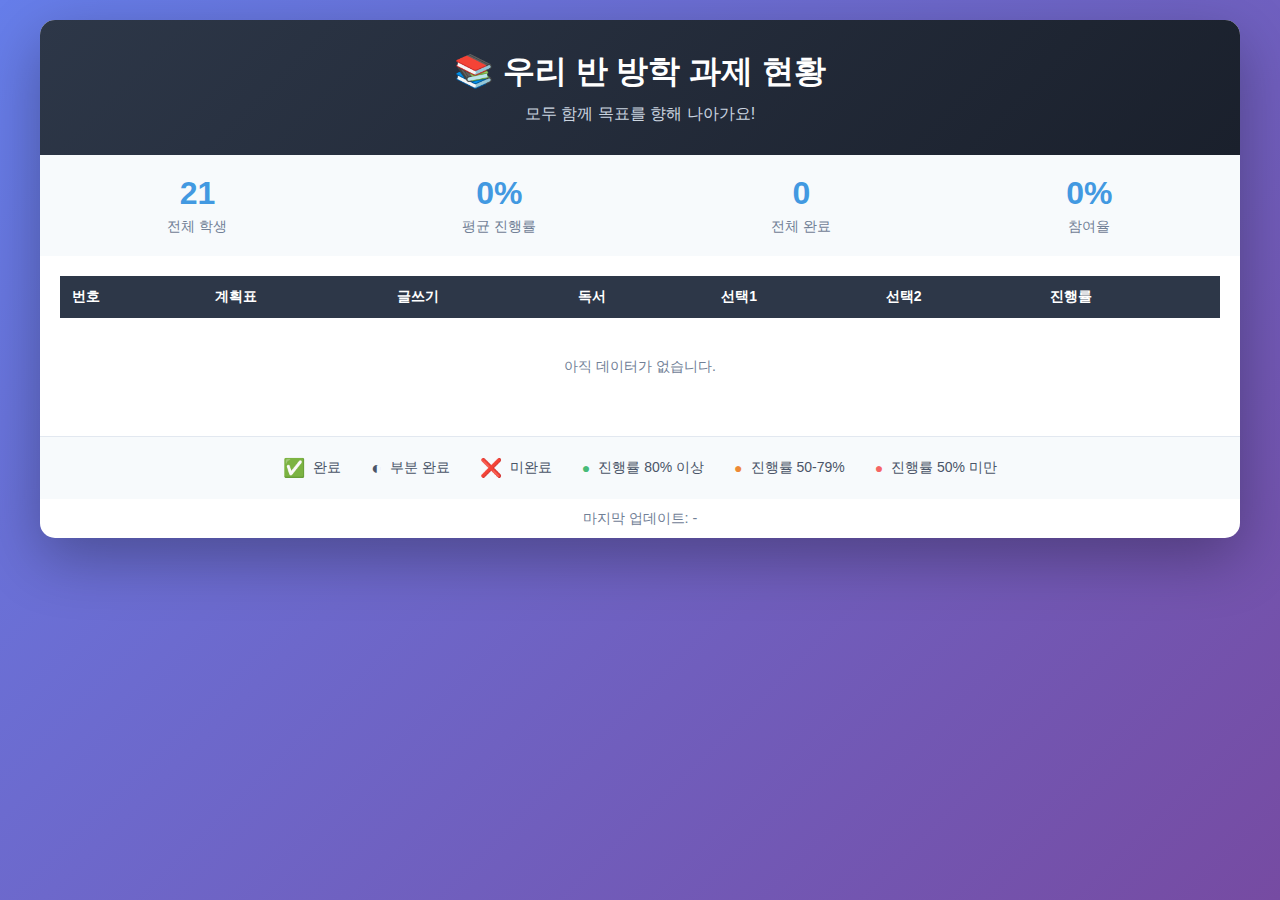
<file: index.html>
<!DOCTYPE html>
<html lang="ko">
<head>
    <meta charset="UTF-8">
    <meta name="viewport" content="width=device-width, initial-scale=1.0">
    <title>방학 과제 현황</title>
    <style>
        * {
            margin: 0;
            padding: 0;
            box-sizing: border-box;
        }

        body {
            font-family: 'Pretendard', -apple-system, sans-serif;
            background: linear-gradient(135deg, #667eea 0%, #764ba2 100%);
            min-height: 100vh;
            padding: 20px;
        }

        .container {
            max-width: 1200px;
            margin: 0 auto;
            background: white;
            border-radius: 15px;
            box-shadow: 0 20px 60px rgba(0, 0, 0, 0.3);
            overflow: hidden;
        }

        .header {
            background: linear-gradient(135deg, #2d3748 0%, #1a202c 100%);
            color: white;
            padding: 30px;
            text-align: center;
        }

        .header h1 {
            font-size: 2em;
            margin-bottom: 10px;
        }

        .subtitle {
            color: #cbd5e0;
            font-size: 1em;
        }

        .info-bar {
            background: #f7fafc;
            padding: 20px;
            display: flex;
            justify-content: space-around;
            flex-wrap: wrap;
            gap: 20px;
        }

        .info-item {
            text-align: center;
        }

        .info-number {
            font-size: 2em;
            font-weight: bold;
            color: #4299e1;
        }

        .info-label {
            color: #718096;
            font-size: 0.9em;
            margin-top: 5px;
        }

        .table-container {
            padding: 20px;
            overflow-x: auto;
        }

        table {
            width: 100%;
            border-collapse: collapse;
            background: white;
        }

        thead {
            background: #2d3748;
            color: white;
        }

        th {
            padding: 12px;
            text-align: left;
            font-weight: 600;
            font-size: 14px;
        }

        td {
            padding: 12px;
            border-bottom: 1px solid #e2e8f0;
            font-size: 14px;
        }

        tbody tr:hover {
            background: #f7fafc;
        }

        tbody tr:last-child td {
            border-bottom: none;
        }

        .status-icon {
            font-size: 18px;
        }

        .progress-high {
            color: #48bb78;
            font-weight: bold;
        }

        .progress-medium {
            color: #ed8936;
            font-weight: bold;
        }

        .progress-low {
            color: #f56565;
            font-weight: bold;
        }

        .legend {
            padding: 20px;
            background: #f7fafc;
            border-top: 1px solid #e2e8f0;
            display: flex;
            justify-content: center;
            gap: 30px;
            flex-wrap: wrap;
        }

        .legend-item {
            display: flex;
            align-items: center;
            gap: 8px;
            color: #4a5568;
            font-size: 14px;
        }

        .refresh-info {
            text-align: center;
            padding: 10px;
            color: #718096;
            font-size: 0.9em;
        }

        @media (max-width: 768px) {
            .container {
                border-radius: 0;
            }
            
            .header h1 {
                font-size: 1.5em;
            }
            
            .info-bar {
                padding: 15px;
            }
            
            .info-number {
                font-size: 1.5em;
            }
            
            table {
                font-size: 12px;
            }
            
            th, td {
                padding: 8px;
            }
        }
    </style>
</head>
<body>
    <div class="container">
        <header class="header">
            <h1>📚 우리 반 방학 과제 현황</h1>
            <p class="subtitle">모두 함께 목표를 향해 나아가요!</p>
        </header>

        <div class="info-bar" id="infoBar">
            <div class="info-item">
                <div class="info-number" id="totalStudents">21</div>
                <div class="info-label">전체 학생</div>
            </div>
            <div class="info-item">
                <div class="info-number" id="avgProgress">0%</div>
                <div class="info-label">평균 진행률</div>
            </div>
            <div class="info-item">
                <div class="info-number" id="completedCount">0</div>
                <div class="info-label">전체 완료</div>
            </div>
            <div class="info-item">
                <div class="info-number" id="participationRate">0%</div>
                <div class="info-label">참여율</div>
            </div>
        </div>

        <div class="table-container">
            <table>
                <thead>
                    <tr>
                        <th>번호</th>
                        <th>계획표</th>
                        <th>글쓰기</th>
                        <th>독서</th>
                        <th>선택1</th>
                        <th>선택2</th>
                        <th>진행률</th>
                    </tr>
                </thead>
                <tbody id="statusTableBody">
                    <!-- 데이터가 여기 들어갑니다 -->
                </tbody>
            </table>
        </div>

        <div class="legend">
            <div class="legend-item">
                <span class="status-icon">✅</span>
                <span>완료</span>
            </div>
            <div class="legend-item">
                <span class="status-icon">◐</span>
                <span>부분 완료</span>
            </div>
            <div class="legend-item">
                <span class="status-icon">❌</span>
                <span>미완료</span>
            </div>
            <div class="legend-item">
                <span style="color: #48bb78;">●</span>
                <span>진행률 80% 이상</span>
            </div>
            <div class="legend-item">
                <span style="color: #ed8936;">●</span>
                <span>진행률 50-79%</span>
            </div>
            <div class="legend-item">
                <span style="color: #f56565;">●</span>
                <span>진행률 50% 미만</span>
            </div>
        </div>

        <div class="refresh-info">
            <p id="lastUpdated">마지막 업데이트: -</p>
        </div>
    </div>

    <script>
        // 학생 번호 목록
        const STUDENT_NUMBERS = [1,2,3,4,5,6,7,8,9,10,11,12,13,51,52,53,54,55,56,57,58];
        
        // 페이지 로드시 데이터 불러오기
        document.addEventListener('DOMContentLoaded', () => {
            loadPublicData();
            // 10초마다 자동 새로고침 (선택사항)
            setInterval(loadPublicData, 10000);
        });

        function loadPublicData() {
            // localStorage에서 데이터 가져오기
            const saved = localStorage.getItem('studentsData');
            if (!saved) {
                showEmptyState();
                return;
            }

            const studentsData = JSON.parse(saved);
            displayPublicStatus(studentsData);
            updateStatistics(studentsData);
            updateLastUpdatedTime();
        }

        function displayPublicStatus(studentsData) {
            const tbody = document.getElementById('statusTableBody');
            tbody.innerHTML = '';

            let totalProgress = 0;
            let completedCount = 0;
            let participatingCount = 0;

            STUDENT_NUMBERS.forEach(num => {
                const data = studentsData[num] || {};
                const row = createPublicRow(num, data);
                tbody.appendChild(row);

                // 통계 계산
                const progress = calculateProgress(data);
                totalProgress += progress;
                if (progress === 100) completedCount++;
                if (progress > 0) participatingCount++;
            });

            // 정보 바 업데이트
            document.getElementById('avgProgress').textContent = 
                Math.round(totalProgress / 21) + '%';
            document.getElementById('completedCount').textContent = completedCount + '명';
            document.getElementById('participationRate').textContent = 
                Math.round((participatingCount / 21) * 100) + '%';
        }

        function createPublicRow(number, data) {
            const row = document.createElement('tr');
            
            // 진행률 계산
            const progress = calculateProgress(data);
            const progressClass = progress >= 80 ? 'progress-high' : 
                                progress >= 50 ? 'progress-medium' : 'progress-low';

            // 계획표 상태 (별점 제외)
            let planStatus = '';
            if (data.plan1 && data.plan2) {
                planStatus = '✅';
            } else if (data.plan1 || data.plan2) {
                planStatus = '◐';
            } else {
                planStatus = '❌';
            }

            row.innerHTML = `
                <td style="text-align: center;"><strong>${number}</strong></td>
                <td style="text-align: center;">${planStatus}</td>
                <td style="text-align: center;">${data.writing ? '✅' : '❌'}</td>
                <td style="text-align: center;">${data.reading ? '✅' : '❌'}</td>
                <td style="text-align: center;">${data.optional1Choice ? '✅' : '❌'}</td>
                <td style="text-align: center;">${data.optional2Choice ? '✅' : '❌'}</td>
                <td style="text-align: center;" class="${progressClass}">${progress}%</td>
            `;

            return row;
        }

        function calculateProgress(data) {
            if (!data || Object.keys(data).length === 0) return 0;
            
            let completed = 0;
            if (data.plan1 && data.plan2) completed++;
            if (data.writing) completed++;
            if (data.reading) completed++;
            if (data.optional1Choice) completed++;
            if (data.optional2Choice) completed++;
            
            return Math.round((completed / 5) * 100);
        }

        function updateStatistics(studentsData) {
            // 통계는 displayPublicStatus에서 처리
        }

        function updateLastUpdatedTime() {
            const now = new Date();
            const timeString = now.toLocaleString('ko-KR', {
                year: 'numeric',
                month: '2-digit',
                day: '2-digit',
                hour: '2-digit',
                minute: '2-digit'
            });
            document.getElementById('lastUpdated').textContent = 
                `마지막 업데이트: ${timeString}`;
        }

        function showEmptyState() {
            const tbody = document.getElementById('statusTableBody');
            tbody.innerHTML = `
                <tr>
                    <td colspan="7" style="text-align: center; padding: 40px; color: #718096;">
                        아직 데이터가 없습니다.
                    </td>
                </tr>
            `;
        }
    </script>
</body>
</html>
</file>
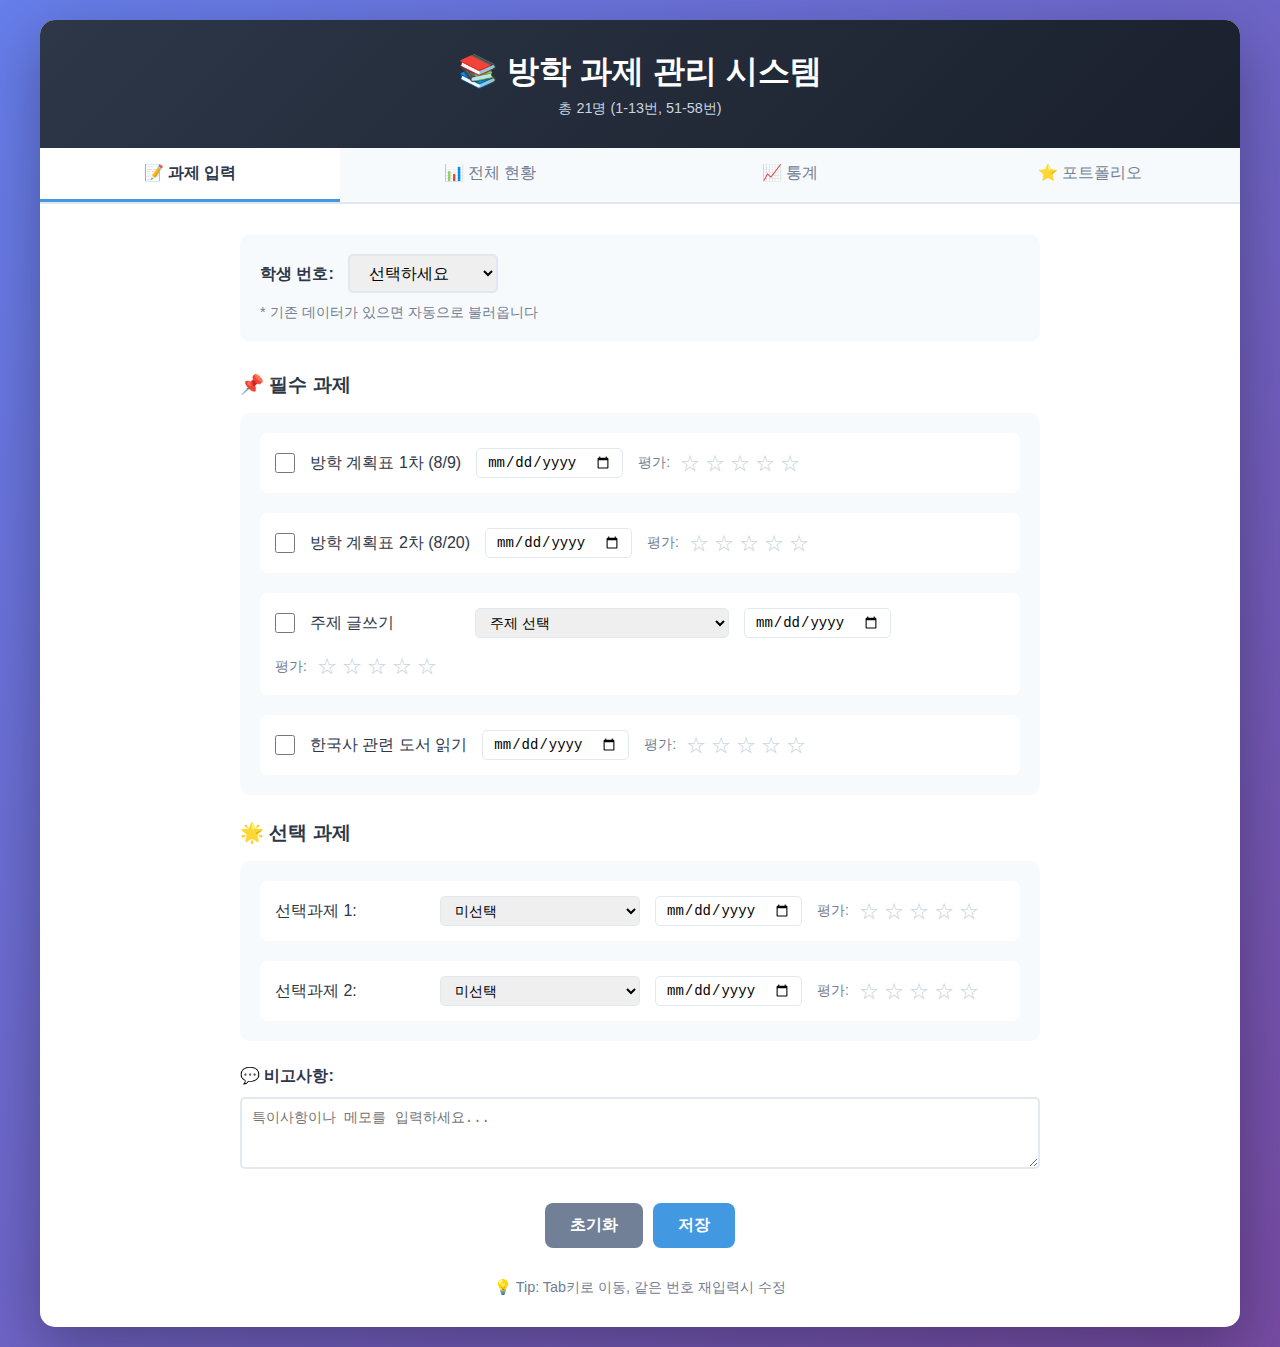
<file: index_old.html.html>
<!DOCTYPE html>
<html lang="ko">
<head>
    <meta charset="UTF-8">
    <meta name="viewport" content="width=device-width, initial-scale=1.0">
    <title>방학 과제 관리 시스템</title>
    <link rel="stylesheet" href="style.css">
</head>
<body>
    <div class="container">
        <!-- 헤더 -->
        <header class="header">
            <h1>📚 방학 과제 관리 시스템</h1>
            <p class="subtitle">총 21명 (1-13번, 51-58번)</p>
        </header>

        <!-- 탭 메뉴 -->
        <nav class="tabs">
            <button class="tab active" onclick="switchTab('input')">📝 과제 입력</button>
            <button class="tab" onclick="switchTab('status')">📊 전체 현황</button>
            <button class="tab" onclick="switchTab('stats')">📈 통계</button>
            <button class="tab" onclick="switchTab('portfolio')">⭐ 포트폴리오</button>
        </nav>

        <!-- 메시지 표시 영역 -->
        <div id="message" class="message"></div>

        <!-- 1. 과제 입력 탭 -->
        <div id="input-tab" class="tab-content active">
            <div class="input-section">
                <div class="student-select">
                    <label for="studentNumber">학생 번호:</label>
                    <select id="studentNumber">
                        <option value="">선택하세요</option>
                        <option value="1">1번</option>
                        <option value="2">2번</option>
                        <option value="3">3번</option>
                        <option value="4">4번</option>
                        <option value="5">5번</option>
                        <option value="6">6번</option>
                        <option value="7">7번</option>
                        <option value="8">8번</option>
                        <option value="9">9번</option>
                        <option value="10">10번</option>
                        <option value="11">11번</option>
                        <option value="12">12번</option>
                        <option value="13">13번</option>
                        <option value="51">51번</option>
                        <option value="52">52번</option>
                        <option value="53">53번</option>
                        <option value="54">54번</option>
                        <option value="55">55번</option>
                        <option value="56">56번</option>
                        <option value="57">57번</option>
                        <option value="58">58번</option>
                    </select>
                    <span class="hint">* 기존 데이터가 있으면 자동으로 불러옵니다</span>
                </div>

                <h3>📌 필수 과제</h3>
                <div class="task-group">
                    <div class="task-item">
                        <input type="checkbox" id="plan1">
                        <label for="plan1">방학 계획표 1차 (8/9)</label>
                        <input type="date" id="plan1Date" class="date-input">
                        <div class="rating" data-task="plan1">
                            <span>평가:</span>
                            <span class="star" data-value="1">☆</span>
                            <span class="star" data-value="2">☆</span>
                            <span class="star" data-value="3">☆</span>
                            <span class="star" data-value="4">☆</span>
                            <span class="star" data-value="5">☆</span>
                        </div>
                    </div>

                    <div class="task-item">
                        <input type="checkbox" id="plan2">
                        <label for="plan2">방학 계획표 2차 (8/20)</label>
                        <input type="date" id="plan2Date" class="date-input">
                        <div class="rating" data-task="plan2">
                            <span>평가:</span>
                            <span class="star" data-value="1">☆</span>
                            <span class="star" data-value="2">☆</span>
                            <span class="star" data-value="3">☆</span>
                            <span class="star" data-value="4">☆</span>
                            <span class="star" data-value="5">☆</span>
                        </div>
                    </div>

                    <div class="task-item">
                        <input type="checkbox" id="writing">
                        <label for="writing">주제 글쓰기</label>
                        <select id="writingTopic" class="topic-select">
                            <option value="">주제 선택</option>
                            <option value="꿈에서 깼는데 내가 선생님이었다!">꿈에서 깼는데 내가 선생님이었다!</option>
                            <option value="시간을 멈추는 리모컨">시간을 멈추는 리모컨이 생긴다면</option>
                            <option value="물건이 말을 걸어왔다">물건이 나에게 말을 걸어왔다</option>
                            <option value="미래의 나에게서 편지">미래의 나에게서 편지가 도착했다</option>
                            <option value="반려동물과 몸이 바뀌었다">반려동물과 몸이 바뀌었다면</option>
                            <option value="감정 주스">감정 주스를 마시면</option>
                            <option value="하늘을 나는 책가방">하늘을 나는 책가방</option>
                            <option value="내 그림자가 살아간다면">내 그림자가 나 없이 살아간다면</option>
                            <option value="책 속에 들어가">책 속에 들어가 하루를 살아본다면</option>
                        </select>
                        <input type="date" id="writingDate" class="date-input">
                        <div class="rating" data-task="writing">
                            <span>평가:</span>
                            <span class="star" data-value="1">☆</span>
                            <span class="star" data-value="2">☆</span>
                            <span class="star" data-value="3">☆</span>
                            <span class="star" data-value="4">☆</span>
                            <span class="star" data-value="5">☆</span>
                        </div>
                    </div>

                    <div class="task-item">
                        <input type="checkbox" id="reading">
                        <label for="reading">한국사 관련 도서 읽기</label>
                        <input type="date" id="readingDate" class="date-input">
                        <div class="rating" data-task="reading">
                            <span>평가:</span>
                            <span class="star" data-value="1">☆</span>
                            <span class="star" data-value="2">☆</span>
                            <span class="star" data-value="3">☆</span>
                            <span class="star" data-value="4">☆</span>
                            <span class="star" data-value="5">☆</span>
                        </div>
                    </div>
                </div>

                <h3>🌟 선택 과제</h3>
                <div class="task-group">
                    <div class="task-item">
                        <label>선택과제 1:</label>
                        <select id="optional1" class="topic-select">
                            <option value="">미선택</option>
                            <option value="맛있게 먹은 음식들 사진">맛있게 먹은 음식들 사진</option>
                            <option value="내가 만든 요리">내가 만든 요리</option>
                            <option value="길고양이 관찰 일기">길고양이 관찰 일기</option>
                            <option value="우리 동네 예쁜 곳">우리 동네 예쁜 곳</option>
                            <option value="하늘 사진 3장">하늘 사진 3장</option>
                            <option value="창밖 풍경 변화">창밖 풍경 변화</option>
                            <option value="좋아하는 공간">좋아하는 공간</option>
                            <option value="집안일 인증">집안일 인증</option>
                        </select>
                        <input type="date" id="optional1Date" class="date-input">
                        <div class="rating" data-task="optional1">
                            <span>평가:</span>
                            <span class="star" data-value="1">☆</span>
                            <span class="star" data-value="2">☆</span>
                            <span class="star" data-value="3">☆</span>
                            <span class="star" data-value="4">☆</span>
                            <span class="star" data-value="5">☆</span>
                        </div>
                    </div>

                    <div class="task-item">
                        <label>선택과제 2:</label>
                        <select id="optional2" class="topic-select">
                            <option value="">미선택</option>
                            <option value="학습 - 복습 문제집">학습 - 복습 문제집</option>
                            <option value="운동 - 운동 일지">운동 - 운동 일지</option>
                            <option value="진로 - 꿈품">진로 - 꿈품</option>
                            <option value="독서 - 독서기록">독서 - 독서기록</option>
                            <option value="예술 - 감상문">예술 - 감상문</option>
                            <option value="견문 - 견학 소감문">견문 - 견학 소감문</option>
                            <option value="창작 - 이야기 쓰기">창작 - 이야기 쓰기</option>
                            <option value="기타 - 자유 활동">기타 - 자유 활동</option>
                        </select>
                        <input type="date" id="optional2Date" class="date-input">
                        <div class="rating" data-task="optional2">
                            <span>평가:</span>
                            <span class="star" data-value="1">☆</span>
                            <span class="star" data-value="2">☆</span>
                            <span class="star" data-value="3">☆</span>
                            <span class="star" data-value="4">☆</span>
                            <span class="star" data-value="5">☆</span>
                        </div>
                    </div>
                </div>

                <div class="notes-section">
                    <label for="notes">💬 비고사항:</label>
                    <textarea id="notes" rows="3" placeholder="특이사항이나 메모를 입력하세요..."></textarea>
                </div>

                <div class="button-group">
                    <button class="btn-secondary" onclick="resetForm()">초기화</button>
                    <button class="btn-primary" onclick="saveStudent()">저장</button>
                </div>

                <div class="tips">
                    💡 Tip: Tab키로 이동, 같은 번호 재입력시 수정
                </div>
            </div>
        </div>

        <!-- 2. 전체 현황 탭 -->
        <div id="status-tab" class="tab-content">
            <div class="toolbar">
                <button class="btn-export" onclick="exportToSheets()">📊 구글 시트 내보내기</button>
                <button class="btn-refresh" onclick="loadAllStudents()">🔄 새로고침</button>
            </div>
            <div class="table-container">
                <table id="statusTable">
                    <thead>
                        <tr>
                            <th>번호</th>
                            <th>계획표</th>
                            <th>글쓰기</th>
                            <th>독서</th>
                            <th>선택1</th>
                            <th>선택2</th>
                            <th>완료율</th>
                            <th>비고</th>
                        </tr>
                    </thead>
                    <tbody id="statusTableBody">
                        <!-- 데이터가 여기 들어갑니다 -->
                    </tbody>
                </table>
            </div>
        </div>

        <!-- 3. 통계 탭 -->
        <div id="stats-tab" class="tab-content">
            <div class="stats-container">
                <!-- 통계 내용이 여기 들어갑니다 -->
            </div>
        </div>

        <!-- 4. 포트폴리오 탭 -->
        <div id="portfolio-tab" class="tab-content">
            <div class="portfolio-container">
                <!-- 포트폴리오 내용이 여기 들어갑니다 -->
            </div>
        </div>
    </div>

    <script src="script.js"></script>
</body>
</html>
</file>
<file: style.css>
/* style.css */

* {
    margin: 0;
    padding: 0;
    box-sizing: border-box;
}

body {
    font-family: 'Pretendard', -apple-system, BlinkMacSystemFont, 'Segoe UI', sans-serif;
    background: linear-gradient(135deg, #667eea 0%, #764ba2 100%);
    min-height: 100vh;
    padding: 20px;
}

.container {
    max-width: 1200px;
    margin: 0 auto;
    background: white;
    border-radius: 15px;
    box-shadow: 0 20px 60px rgba(0, 0, 0, 0.3);
    overflow: hidden;
}

/* 헤더 */
.header {
    background: linear-gradient(135deg, #2d3748 0%, #1a202c 100%);
    color: white;
    padding: 30px;
    text-align: center;
}

.header h1 {
    font-size: 2em;
    margin-bottom: 5px;
}

.subtitle {
    color: #cbd5e0;
    font-size: 0.9em;
}

/* 탭 메뉴 */
.tabs {
    display: flex;
    background: #f7fafc;
    border-bottom: 2px solid #e2e8f0;
}

.tab {
    flex: 1;
    padding: 15px;
    background: none;
    border: none;
    cursor: pointer;
    font-size: 16px;
    color: #718096;
    transition: all 0.3s;
    border-bottom: 3px solid transparent;
}

.tab:hover {
    background: #edf2f7;
}

.tab.active {
    color: #2d3748;
    font-weight: 600;
    border-bottom-color: #4299e1;
    background: white;
}

/* 메시지 */
.message {
    margin: 20px;
    padding: 15px;
    border-radius: 8px;
    display: none;
    font-weight: 500;
}

.message.success {
    background: #c6f6d5;
    color: #276749;
    border: 1px solid #9ae6b4;
}

.message.error {
    background: #fed7d7;
    color: #742a2a;
    border: 1px solid #fc8181;
}

/* 탭 컨텐츠 */
.tab-content {
    display: none;
    padding: 30px;
}

.tab-content.active {
    display: block;
}

/* 입력 섹션 */
.input-section {
    max-width: 800px;
    margin: 0 auto;
}

.student-select {
    margin-bottom: 30px;
    padding: 20px;
    background: #f7fafc;
    border-radius: 10px;
}

.student-select label {
    font-weight: 600;
    color: #2d3748;
    margin-right: 10px;
}

.student-select select {
    padding: 8px 15px;
    border: 2px solid #e2e8f0;
    border-radius: 5px;
    font-size: 16px;
    min-width: 150px;
}

.hint {
    display: block;
    margin-top: 10px;
    color: #718096;
    font-size: 0.9em;
}

h3 {
    color: #2d3748;
    margin: 25px 0 15px;
    font-size: 1.2em;
}

/* 과제 그룹 */
.task-group {
    background: #f7fafc;
    padding: 20px;
    border-radius: 10px;
    margin-bottom: 20px;
}

.task-item {
    display: flex;
    align-items: center;
    gap: 15px;
    margin-bottom: 20px;
    padding: 15px;
    background: white;
    border-radius: 8px;
    flex-wrap: wrap;
}

.task-item:last-child {
    margin-bottom: 0;
}

.task-item input[type="checkbox"] {
    width: 20px;
    height: 20px;
    cursor: pointer;
}

.task-item label {
    font-weight: 500;
    color: #2d3748;
    min-width: 150px;
}

.date-input {
    padding: 5px 10px;
    border: 1px solid #e2e8f0;
    border-radius: 5px;
    font-size: 14px;
}

.topic-select {
    padding: 5px 10px;
    border: 1px solid #e2e8f0;
    border-radius: 5px;
    font-size: 14px;
    min-width: 200px;
}

/* 별점 평가 */
.rating {
    display: flex;
    align-items: center;
    gap: 5px;
}

.rating span:first-child {
    color: #718096;
    font-size: 14px;
    margin-right: 5px;
}

.star {
    font-size: 20px;
    color: #cbd5e0;
    cursor: pointer;
    transition: color 0.3s;
}

.star:hover {
    color: #fbbf24;
}

.star.filled {
    color: #f59e0b;
}

/* 비고사항 */
.notes-section {
    margin: 25px 0;
}

.notes-section label {
    display: block;
    font-weight: 600;
    color: #2d3748;
    margin-bottom: 10px;
}

.notes-section textarea {
    width: 100%;
    padding: 10px;
    border: 2px solid #e2e8f0;
    border-radius: 5px;
    font-size: 14px;
    resize: vertical;
}

/* 버튼 */
.button-group {
    display: flex;
    gap: 10px;
    justify-content: center;
    margin: 30px 0;
}

.btn-primary,
.btn-secondary,
.btn-export,
.btn-refresh {
    padding: 12px 25px;
    border: none;
    border-radius: 8px;
    font-size: 16px;
    font-weight: 600;
    cursor: pointer;
    transition: all 0.3s;
}

.btn-primary {
    background: #4299e1;
    color: white;
}

.btn-primary:hover {
    background: #3182ce;
    transform: translateY(-2px);
}

.btn-secondary {
    background: #718096;
    color: white;
}

.btn-secondary:hover {
    background: #4a5568;
    transform: translateY(-2px);
}

.btn-export {
    background: #48bb78;
    color: white;
}

.btn-export:hover {
    background: #38a169;
}

.btn-refresh {
    background: #ed8936;
    color: white;
}

.btn-refresh:hover {
    background: #dd6b20;
}

/* 팁 */
.tips {
    text-align: center;
    color: #718096;
    font-size: 0.9em;
    margin-top: 20px;
}

/* 툴바 */
.toolbar {
    display: flex;
    gap: 10px;
    margin-bottom: 20px;
}

/* 테이블 */
.table-container {
    overflow-x: auto;
}

table {
    width: 100%;
    border-collapse: collapse;
    background: white;
}

thead {
    background: #2d3748;
    color: white;
}

th {
    padding: 12px;
    text-align: left;
    font-weight: 600;
    font-size: 14px;
}

td {
    padding: 12px;
    border-bottom: 1px solid #e2e8f0;
    font-size: 14px;
}

tbody tr:hover {
    background: #f7fafc;
}

/* 진행률 색상 */
.progress-high {
    color: #48bb78;
    font-weight: bold;
}

.progress-medium {
    color: #ed8936;
    font-weight: bold;
}

.progress-low {
    color: #f56565;
    font-weight: bold;
}

/* 통계 컨테이너 */
.stats-container {
    max-width: 1000px;
    margin: 0 auto;
}

.stats-summary {
    display: grid;
    grid-template-columns: repeat(auto-fit, minmax(200px, 1fr));
    gap: 20px;
    margin-bottom: 30px;
}

.stat-card {
    background: linear-gradient(135deg, #667eea 0%, #764ba2 100%);
    color: white;
    padding: 20px;
    border-radius: 10px;
    text-align: center;
}

.stat-number {
    font-size: 2em;
    font-weight: bold;
}

.stat-label {
    font-size: 0.9em;
    opacity: 0.9;
    margin-top: 5px;
}

/* 진행률 바 */
.progress-section {
    background: #f7fafc;
    padding: 20px;
    border-radius: 10px;
    margin-bottom: 20px;
}

.progress-item {
    margin-bottom: 20px;
}

.progress-label {
    display: flex;
    justify-content: space-between;
    margin-bottom: 5px;
    font-size: 14px;
    color: #2d3748;
}

.progress-bar {
    background: #e2e8f0;
    height: 25px;
    border-radius: 15px;
    overflow: hidden;
}

.progress-fill {
    height: 100%;
    background: linear-gradient(90deg, #48bb78, #38a169);
    transition: width 1s ease;
    display: flex;
    align-items: center;
    justify-content: center;
    color: white;
    font-size: 12px;
    font-weight: bold;
}

/* 선택과제 현황 */
.optional-stats {
    background: white;
    padding: 20px;
    border-radius: 10px;
    margin-bottom: 20px;
}

.optional-list {
    margin-top: 15px;
}

.optional-item {
    display: flex;
    justify-content: space-between;
    padding: 8px 0;
    border-bottom: 1px solid #e2e8f0;
}

.optional-item:last-child {
    border-bottom: none;
}

/* 포트폴리오 */
.portfolio-container {
    max-width: 1000px;
    margin: 0 auto;
}

.portfolio-filter {
    display: flex;
    gap: 10px;
    margin-bottom: 20px;
    flex-wrap: wrap;
}

.filter-btn {
    padding: 8px 16px;
    border: 2px solid #e2e8f0;
    background: white;
    border-radius: 5px;
    cursor: pointer;
    transition: all 0.3s;
}

.filter-btn:hover {
    background: #f7fafc;
}

.filter-btn.active {
    background: #4299e1;
    color: white;
    border-color: #4299e1;
}

.portfolio-grid {
    display: grid;
    gap: 20px;
}

.portfolio-card {
    background: white;
    border: 2px solid #e2e8f0;
    border-radius: 10px;
    padding: 20px;
    transition: all 0.3s;
}

.portfolio-card:hover {
    box-shadow: 0 5px 15px rgba(0, 0, 0, 0.1);
    transform: translateY(-2px);
}

.portfolio-header {
    display: flex;
    justify-content: space-between;
    align-items: center;
    margin-bottom: 15px;
}

.portfolio-title {
    font-size: 1.1em;
    font-weight: 600;
    color: #2d3748;
}

.portfolio-rating {
    color: #f59e0b;
}

.portfolio-items {
    margin-top: 10px;
}

.portfolio-student {
    padding: 10px;
    background: #f7fafc;
    border-radius: 5px;
    margin-bottom: 10px;
}

.portfolio-student strong {
    color: #2d3748;
}

.portfolio-note {
    color: #718096;
    font-size: 0.9em;
    margin-top: 5px;
}

/* 반응형 */
@media (max-width: 768px) {
    .container {
        border-radius: 0;
    }
    
    .tabs {
        flex-wrap: wrap;
    }
    
    .tab {
        flex: 1 1 50%;
    }
    
    .task-item {
        flex-direction: column;
        align-items: flex-start;
    }
    
    .table-container {
        overflow-x: scroll;
    }
    
    table {
        min-width: 600px;
    }
}
</file>
